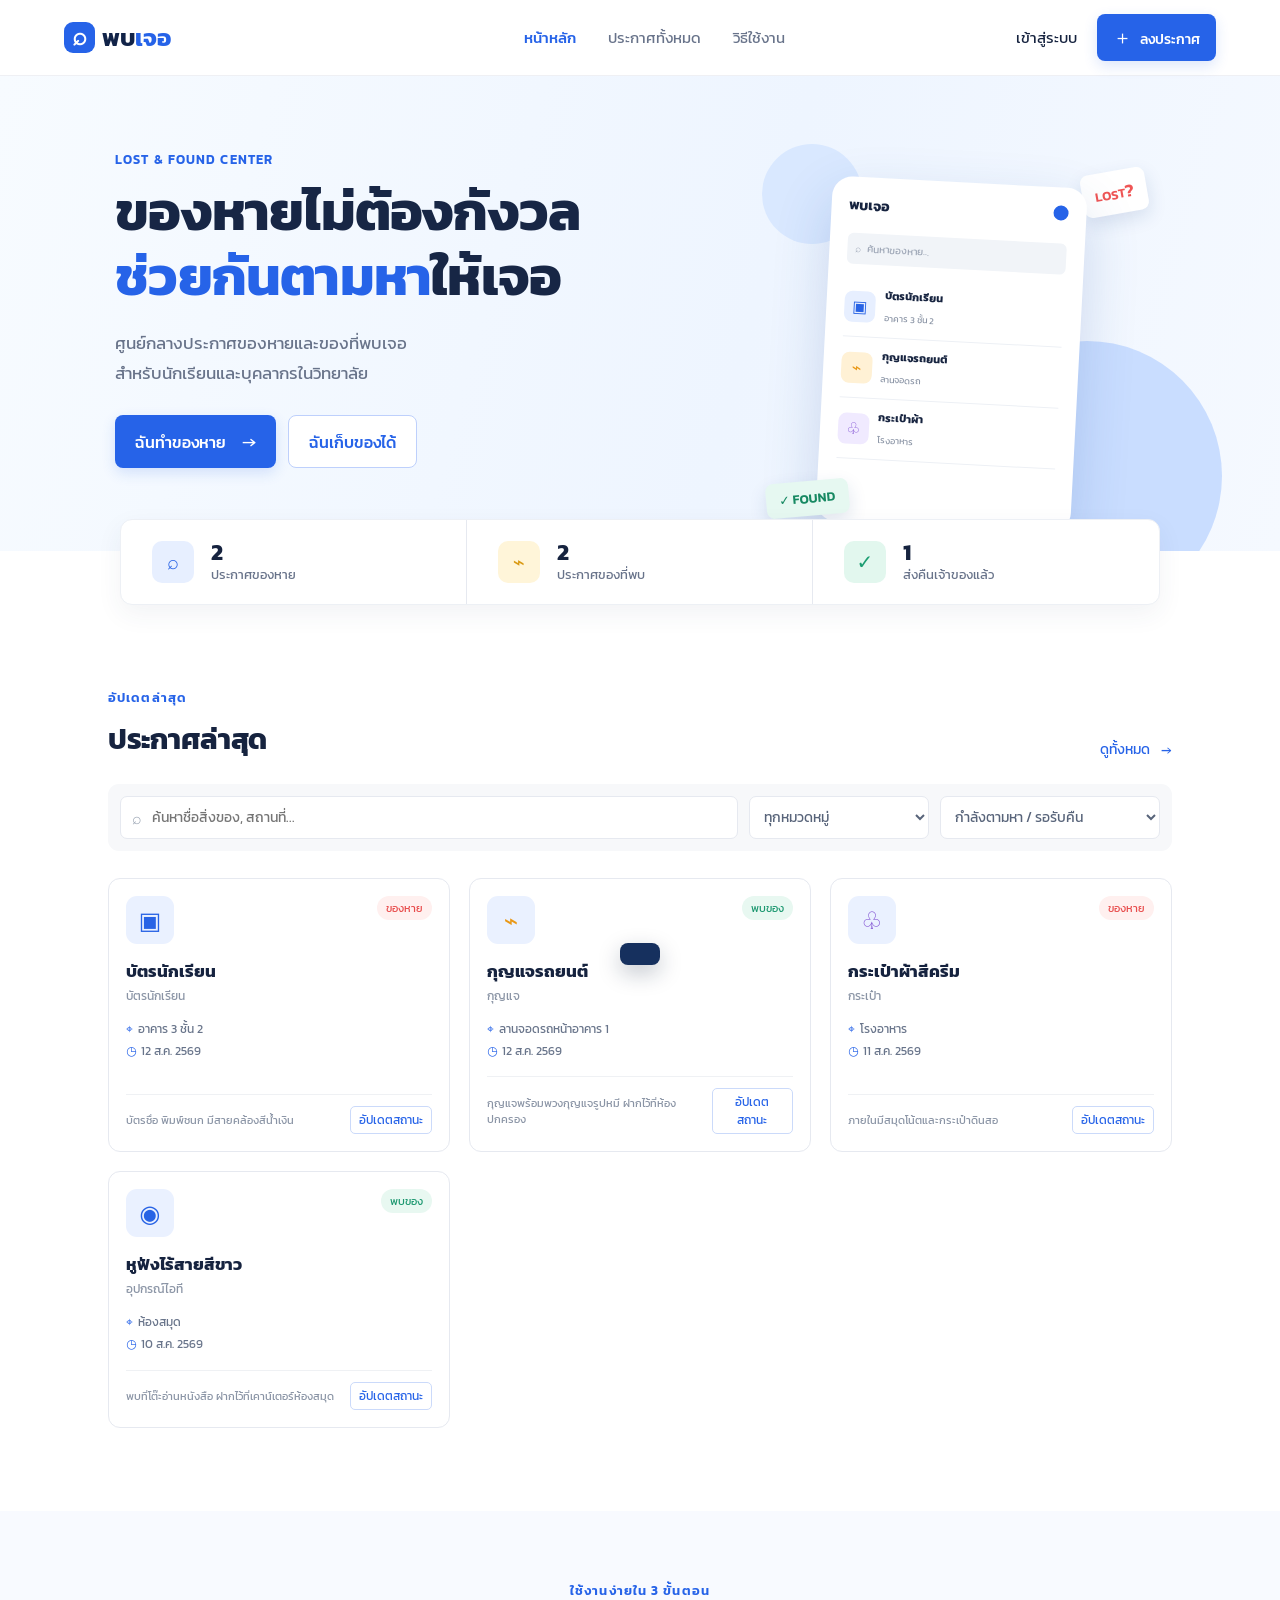
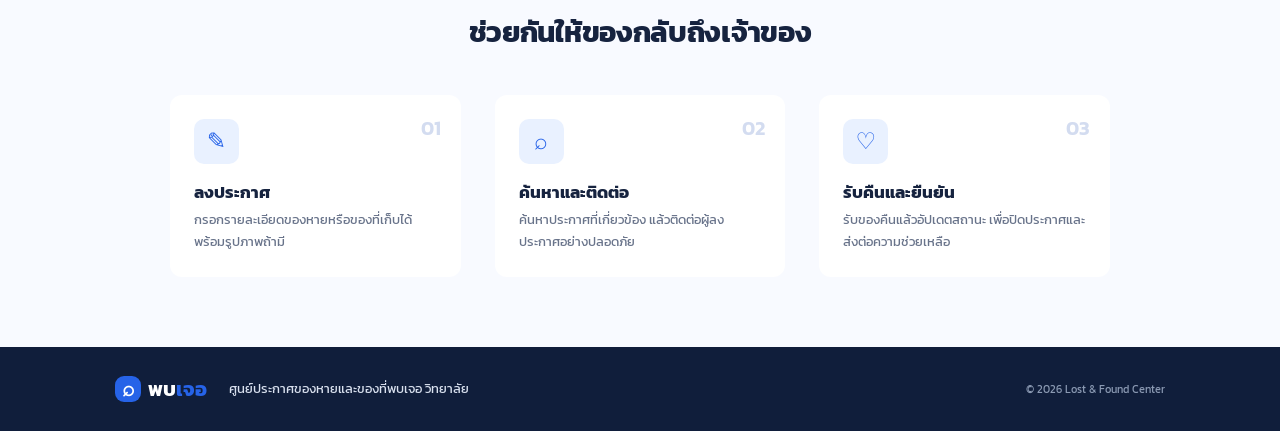
<file: index.html>
<!doctype html>
<html lang="th">
  <head>
    <meta charset="UTF-8" />
    <meta name="viewport" content="width=device-width, initial-scale=1.0" />
    <title>พบเจอ | ศูนย์ประกาศของหาย วิทยาลัย</title>
    <link rel="preconnect" href="https://fonts.googleapis.com" />
    <link rel="preconnect" href="https://fonts.gstatic.com" crossorigin />
    <link href="https://fonts.googleapis.com/css2?family=Kanit:wght@300;400;500;600;700&display=swap" rel="stylesheet" />
    <link rel="stylesheet" href="style.css" />
  </head>
  <body>
    <header class="topbar">
      <a class="brand" href="#home" aria-label="หน้าหลัก พบเจอ">
        <span class="brand-mark">⌕</span>
        <span>พบ<span>เจอ</span></span>
      </a>
      <nav aria-label="เมนูหลัก">
        <a class="active" href="#home">หน้าหลัก</a>
        <a href="#announcements">ประกาศทั้งหมด</a>
        <a href="#how-it-works">วิธีใช้งาน</a>
      </nav>
      <div class="header-actions">
        <button class="login-button" id="loginBtn">เข้าสู่ระบบ</button>
        <button class="primary-button compact" id="openPostBtn"><span>＋</span> ลงประกาศ</button>
      </div>
    </header>

    <main id="home">
      <section class="hero">
        <div class="hero-copy">
          <p class="eyebrow">LOST &amp; FOUND CENTER</p>
          <h1>ของหายไม่ต้องกังวล<br /><em>ช่วยกันตามหา</em>ให้เจอ</h1>
          <p class="hero-description">ศูนย์กลางประกาศของหายและของที่พบเจอ<br />สำหรับนักเรียนและบุคลากรในวิทยาลัย</p>
          <div class="hero-actions">
            <button class="primary-button" data-post-type="lost">ฉันทำของหาย <span>→</span></button>
            <button class="secondary-button" data-post-type="found">ฉันเก็บของได้</button>
          </div>
        </div>
        <div class="hero-art" aria-hidden="true">
          <div class="orb orb-one"></div><div class="orb orb-two"></div>
          <div class="lost-tag">LOST<span>?</span></div>
          <div class="phone-card">
            <div class="phone-top"><span>พบเจอ</span><i></i></div>
            <div class="mini-search">⌕ &nbsp; ค้นหาของหาย...</div>
            <div class="mini-item"><span class="icon-box blue">▣</span><div><b>บัตรนักเรียน</b><small>อาคาร 3 ชั้น 2</small></div></div>
            <div class="mini-item"><span class="icon-box orange">⌁</span><div><b>กุญแจรถยนต์</b><small>ลานจอดรถ</small></div></div>
            <div class="mini-item"><span class="icon-box purple">♧</span><div><b>กระเป๋าผ้า</b><small>โรงอาหาร</small></div></div>
          </div>
          <div class="found-tag">✓ FOUND</div>
        </div>
      </section>

      <section class="quick-stats" aria-label="สถิติประกาศ">
        <article><span class="stat-icon blue">⌕</span><strong id="lostCount">0</strong><small>ประกาศของหาย</small></article>
        <article><span class="stat-icon yellow">⌁</span><strong id="foundCount">0</strong><small>ประกาศของที่พบ</small></article>
        <article><span class="stat-icon green">✓</span><strong id="returnedCount">0</strong><small>ส่งคืนเจ้าของแล้ว</small></article>
      </section>

      <section class="announcements" id="announcements">
        <div class="section-heading">
          <div><p class="eyebrow">อัปเดตล่าสุด</p><h2>ประกาศล่าสุด</h2></div>
          <a href="#all-posts" id="viewAll">ดูทั้งหมด <span>→</span></a>
        </div>
        <div class="filter-panel" id="all-posts">
          <div class="search-wrap"><span>⌕</span><input id="searchInput" type="search" placeholder="ค้นหาชื่อสิ่งของ, สถานที่..." /></div>
          <select id="categoryFilter" aria-label="เลือกหมวดหมู่"><option value="all">ทุกหมวดหมู่</option><option>บัตรนักเรียน</option><option>กุญแจ</option><option>อุปกรณ์ไอที</option><option>กระเป๋า</option><option>อื่น ๆ</option></select>
          <select id="statusFilter" aria-label="เลือกสถานะ"><option value="active">กำลังตามหา / รอรับคืน</option><option value="all">ทุกสถานะ</option><option value="returned">ส่งคืนแล้ว</option></select>
        </div>
        <div class="post-grid" id="postGrid"></div>
        <p class="empty-state" id="emptyState" hidden>ไม่พบประกาศที่ตรงกับการค้นหา ลองเปลี่ยนคำค้นหรือเงื่อนไขอีกครั้ง</p>
      </section>

      <section class="how-it-works" id="how-it-works">
        <div class="section-heading centered"><div><p class="eyebrow">ใช้งานง่ายใน 3 ขั้นตอน</p><h2>ช่วยกันให้ของกลับถึงเจ้าของ</h2></div></div>
        <div class="steps">
          <article><span>01</span><div class="step-icon">✎</div><h3>ลงประกาศ</h3><p>กรอกรายละเอียดของหายหรือของที่เก็บได้ พร้อมรูปภาพถ้ามี</p></article>
          <article><span>02</span><div class="step-icon">⌕</div><h3>ค้นหาและติดต่อ</h3><p>ค้นหาประกาศที่เกี่ยวข้อง แล้วติดต่อผู้ลงประกาศอย่างปลอดภัย</p></article>
          <article><span>03</span><div class="step-icon">♡</div><h3>รับคืนและยืนยัน</h3><p>รับของคืนแล้วอัปเดตสถานะ เพื่อปิดประกาศและส่งต่อความช่วยเหลือ</p></article>
        </div>
      </section>
    </main>

    <footer><a class="brand" href="#home"><span class="brand-mark">⌕</span><span>พบ<span>เจอ</span></span></a><p>ศูนย์ประกาศของหายและของที่พบเจอ วิทยาลัย</p><small>© 2026 Lost &amp; Found Center</small></footer>

    <dialog id="loginModal" class="modal small-modal">
      <button class="close" data-close="loginModal" aria-label="ปิด">×</button><p class="eyebrow">ยินดีต้อนรับ</p><h2>เข้าสู่ระบบ</h2><p>ใช้รหัสนักศึกษาหรือชื่อผู้ใช้งานเพื่อยืนยันตัวตนของคุณ</p>
      <form id="loginForm"><label>รหัสนักศึกษา / ชื่อผู้ใช้งาน<input required id="username" placeholder="เช่น 66309010001" /></label><label>รหัสผ่าน<input required type="password" placeholder="••••••••" /></label><button class="primary-button full" type="submit">เข้าสู่ระบบ</button></form>
    </dialog>

    <dialog id="postModal" class="modal">
      <button class="close" data-close="postModal" aria-label="ปิด">×</button><p class="eyebrow">สร้างประกาศใหม่</p><h2>แจ้งข้อมูลของหาย / ของที่พบ</h2>
      <form id="postForm">
        <div class="type-switch"><label><input type="radio" name="postType" value="lost" checked /> <span>ฉันทำของหาย</span></label><label><input type="radio" name="postType" value="found" /> <span>ฉันเก็บของได้</span></label></div>
        <div class="form-grid"><label>ชื่อสิ่งของ<input required name="title" placeholder="เช่น กระเป๋าสตางค์สีดำ" /></label><label>หมวดหมู่<select required name="category"><option value="">เลือกหมวดหมู่</option><option>บัตรนักเรียน</option><option>กุญแจ</option><option>อุปกรณ์ไอที</option><option>กระเป๋า</option><option>อื่น ๆ</option></select></label><label>สถานที่<input required name="location" placeholder="เช่น อาคาร 2 ชั้น 1" /></label><label>วันที่<input required name="date" type="date" /></label></div>
        <label>รายละเอียดเพิ่มเติม<textarea name="details" rows="3" placeholder="สี ลักษณะเด่น หรือข้อมูลสำหรับยืนยันความเป็นเจ้าของ"></textarea></label>
        <label>รูปภาพประกอบ (ถ้ามี)<input name="image" type="file" accept="image/*" /></label>
        <button class="primary-button full" type="submit">เผยแพร่ประกาศ <span>→</span></button>
      </form>
    </dialog>
    <div class="toast" id="toast" role="status"></div>
    <script src="app.js"></script>
  </body>
</html>
</file>
<file: style.css>
:root{--ink:#16233f;--muted:#68738a;--blue:#2663e8;--navy:#112348;--cream:#f8f6f1;--line:#e6e9f0;--green:#26a479;--yellow:#f7bd3b}*{box-sizing:border-box}html{scroll-behavior:smooth}body{margin:0;font-family:Kanit,system-ui,sans-serif;color:var(--ink);background:#fff}.topbar{height:76px;padding:0 max(5vw,32px);display:flex;align-items:center;justify-content:space-between;border-bottom:1px solid #eff0f4;background:#fff;position:sticky;top:0;z-index:10}.brand{font-size:24px;font-weight:700;text-decoration:none;color:var(--navy);display:flex;align-items:center;gap:7px}.brand>span:last-child span{color:var(--blue)}.brand-mark{color:#fff;background:var(--blue);border-radius:9px;font-family:Arial;font-size:25px;line-height:29px;text-align:center;width:31px;height:31px}nav{display:flex;gap:32px;margin-left:10vw}nav a{font-size:15px;color:var(--muted);text-decoration:none}nav a.active,nav a:hover{color:var(--blue);font-weight:500}.header-actions{display:flex;gap:14px;align-items:center}button{font-family:inherit;cursor:pointer;border:0}.login-button{background:none;color:var(--ink);font-size:15px}.primary-button{background:var(--blue);color:#fff;border-radius:8px;padding:12px 20px;font:500 16px Kanit;box-shadow:0 5px 14px #2663e829;transition:.2s}.primary-button:hover{transform:translateY(-2px);background:#1454dd}.primary-button span{margin-left:12px;font-size:19px}.compact{padding:9px 16px;font-size:14px}.compact span{margin:0 5px 0 0}.secondary-button{background:#fff;color:var(--blue);border:1px solid #bed0fc;border-radius:8px;padding:11px 20px;font:500 16px Kanit;transition:.2s}.secondary-button:hover{background:#eff4ff}.hero{min-height:475px;background:linear-gradient(105deg,#f7fbff 0%,#eef5ff 58%,#f5f9ff 100%);display:flex;padding:74px max(9vw,60px) 60px;overflow:hidden;position:relative}.hero-copy{z-index:1}.eyebrow{font-size:13px;letter-spacing:1.1px;font-weight:600;color:var(--blue);margin:0 0 10px}.hero h1{font-size:clamp(39px,4.3vw,60px);line-height:1.18;margin:0;color:#172645;letter-spacing:-.8px}.hero h1 em{font-style:normal;color:var(--blue)}.hero-description{color:var(--muted);font-size:17px;line-height:1.75;margin:20px 0 27px}.hero-actions{display:flex;gap:12px}.hero-art{position:absolute;right:10%;bottom:0;width:390px;height:410px}.phone-card{background:#fff;border-radius:20px;width:255px;height:345px;position:absolute;top:41px;left:62px;padding:18px;box-shadow:0 22px 55px #2452a331;transform:rotate(3deg)}.phone-top{font-size:14px;font-weight:700;display:flex;justify-content:space-between}.phone-top i{background:var(--blue);width:15px;height:15px;border-radius:50%}.mini-search{font-size:10px;color:#9ba4b4;background:#f1f4f8;padding:8px;border-radius:6px;margin:17px 0 12px}.mini-item{display:flex;align-items:center;gap:9px;border-bottom:1px solid #edf0f5;padding:10px 0}.mini-item b{display:block;font-size:11px}.mini-item small{font-size:9px;color:#8a94a5}.icon-box{display:grid;place-items:center;width:31px;height:31px;border-radius:8px;font-size:16px}.blue{background:#e7efff;color:#2863e5}.orange{background:#fff1d5;color:#e99816}.purple{background:#f0eaff;color:#8152d3}.lost-tag,.found-tag{position:absolute;padding:8px 13px;border-radius:8px;font-weight:600;font-size:13px;box-shadow:0 7px 18px #1a407c20}.lost-tag{background:#fff;color:#ef5555;top:30px;right:5px;transform:rotate(-10deg)}.lost-tag span{font-size:18px}.found-tag{color:#178962;background:#e6f8f1;bottom:35px;left:4px;transform:rotate(-5deg)}.orb{position:absolute;border-radius:50%;filter:blur(.2px)}.orb-one{width:270px;height:270px;right:-70px;bottom:-60px;background:#c9ddff}.orb-two{width:100px;height:100px;left:0;top:3px;background:#d9e8ff}.quick-stats{max-width:1040px;margin:-32px auto 0;background:#fff;border:1px solid #edf0f5;box-shadow:0 9px 26px #283e6310;border-radius:12px;position:relative;z-index:2;display:grid;grid-template-columns:repeat(3,1fr)}.quick-stats article{display:grid;grid-template-columns:45px auto;column-gap:14px;align-items:center;padding:20px 31px;border-right:1px solid var(--line)}.quick-stats article:last-child{border:0}.stat-icon{grid-row:span 2;display:grid;place-items:center;border-radius:10px;width:42px;height:42px;font-size:20px}.green{background:#e2f7ee;color:#1b9d71}.yellow{background:#fff5d9;color:#d99913}.quick-stats strong{font-size:23px;line-height:1.1}.quick-stats small{font-size:13px;color:var(--muted)}.announcements,.how-it-works{max-width:1120px;margin:83px auto;padding:0 28px}.section-heading{display:flex;justify-content:space-between;align-items:end;margin-bottom:24px}.section-heading h2{font-size:29px;margin:0;letter-spacing:-.3px}.section-heading a{color:var(--blue);font-size:14px;text-decoration:none}.section-heading a span{margin-left:8px}.filter-panel{display:grid;grid-template-columns:1fr 180px 220px;gap:11px;background:#f7f8fa;border-radius:11px;padding:12px;margin-bottom:27px}.search-wrap{background:#fff;border:1px solid var(--line);border-radius:7px;padding:0 11px;display:flex;align-items:center;color:#9ba5b4}.search-wrap input{border:0;outline:0;width:100%;padding:10px;font:14px Kanit}select{font:14px Kanit;color:#58647a;border:1px solid var(--line);border-radius:7px;background:#fff;padding:0 10px;outline:none}.post-grid{display:grid;grid-template-columns:repeat(3,1fr);gap:19px}.post-card{border:1px solid var(--line);border-radius:12px;padding:17px;min-height:232px;display:flex;flex-direction:column;transition:.2s}.post-card:hover{box-shadow:0 10px 24px #20355f12;transform:translateY(-2px)}.card-top{display:flex;justify-content:space-between;align-items:start}.item-image{width:48px;height:48px;border-radius:11px;object-fit:cover;background:#eaf1ff}.item-placeholder{display:grid;place-items:center;font-size:24px}.badge{font-size:11px;border-radius:20px;padding:4px 9px}.badge.lost{background:#fff0ef;color:#e84c4c}.badge.found{background:#e8f8f1;color:#1b976f}.badge.returned{background:#eceff4;color:#657084}.post-card h3{font-size:17px;margin:14px 0 3px}.post-card .category{font-size:12px;color:#8a94a5;margin:0}.post-card .info{margin:14px 0;color:#68748a;font-size:12px;line-height:1.8}.post-card .info span{margin-right:5px;color:var(--blue)}.card-bottom{margin-top:auto;padding-top:11px;border-top:1px solid #eff1f4;display:flex;align-items:center;justify-content:space-between;font-size:11px;color:#8a94a5}.status-button{border:1px solid #cbdafa;color:var(--blue);background:#fff;padding:4px 8px;border-radius:5px;font:12px Kanit}.status-button:hover{background:#eef4ff}.empty-state{text-align:center;color:var(--muted);padding:40px}.how-it-works{background:#f8faff;max-width:none;padding:70px max(9vw,50px);margin-bottom:0}.centered{justify-content:center;text-align:center}.steps{display:grid;grid-template-columns:repeat(3,1fr);max-width:940px;margin:42px auto 0;gap:34px}.steps article{background:#fff;padding:24px;border-radius:12px;position:relative}.steps article>span{position:absolute;right:20px;top:18px;color:#d3dcf0;font-size:20px;font-weight:600}.step-icon{background:#e9f1ff;color:var(--blue);display:grid;place-items:center;width:45px;height:45px;border-radius:10px;font-size:23px}.steps h3{margin:15px 0 4px;font-size:17px}.steps p{font-size:13px;line-height:1.7;color:var(--muted);margin:0}footer{background:#101e3b;color:#d9e1ef;padding:27px max(9vw,40px);display:flex;align-items:center;gap:22px;font-size:13px}footer .brand{color:#fff;font-size:20px}footer .brand-mark{width:26px;height:26px;line-height:25px;font-size:21px}footer p{margin:0;flex:1}footer small{color:#8b9ab3}.modal{border:0;border-radius:15px;box-shadow:0 20px 70px #0b1c4190;width:min(640px,calc(100% - 30px));padding:28px;color:var(--ink)}.modal::backdrop{background:#101d3c83}.small-modal{width:min(410px,calc(100% - 30px))}.modal h2{margin:0 0 4px;font-size:25px}.modal>p:not(.eyebrow){color:var(--muted);font-size:14px;margin-top:0}.close{position:absolute;right:14px;top:10px;background:none;color:#8490a4;font-size:29px}.modal form{display:grid;gap:13px;margin-top:18px}.modal label{font-size:13px;color:#4c5870;display:grid;gap:5px}.modal input,.modal textarea,.modal select{padding:10px;border:1px solid #dce1eb;border-radius:7px;width:100%;font:14px Kanit;color:var(--ink);background:#fff}.modal select{height:42px}.form-grid{display:grid;grid-template-columns:1fr 1fr;gap:11px}.type-switch{display:flex!important;grid-template-columns:1fr 1fr;gap:10px}.type-switch label{display:block}.type-switch input{display:none}.type-switch span{display:block;text-align:center;padding:9px;border:1px solid #dce2ef;border-radius:7px}.type-switch input:checked+span{background:#edf3ff;border-color:#6690ef;color:var(--blue);font-weight:500}.full{width:100%;margin-top:4px}.toast{position:fixed;bottom:25px;left:50%;transform:translate(-50%,90px);background:#16305e;color:#fff;padding:11px 20px;border-radius:8px;font-size:14px;box-shadow:0 8px 22px #101e3b40;transition:.3s;z-index:20}.toast.show{transform:translate(-50%,0)}
@media(max-width:760px){.topbar{height:65px;padding:0 18px}.topbar nav,.login-button{display:none}.brand{font-size:21px}.header-actions{gap:0}.hero{padding:57px 25px 240px;min-height:600px}.hero-art{right:calc(50% - 185px);width:370px;height:270px;bottom:-10px;transform:scale(.8);transform-origin:bottom}.quick-stats{margin:-19px 16px 0;grid-template-columns:1fr}.quick-stats article{padding:13px 18px;border-right:0;border-bottom:1px solid var(--line)}.quick-stats article:last-child{border-bottom:0}.announcements{margin:54px auto;padding:0 17px}.filter-panel{grid-template-columns:1fr}.filter-panel select{height:40px}.post-grid,.steps{grid-template-columns:1fr}.how-it-works{padding:55px 20px}.steps{gap:15px;margin-top:28px}footer{display:grid;gap:10px;padding:25px}footer p{font-size:12px}.form-grid{grid-template-columns:1fr}.section-heading h2{font-size:25px}}
</file>
